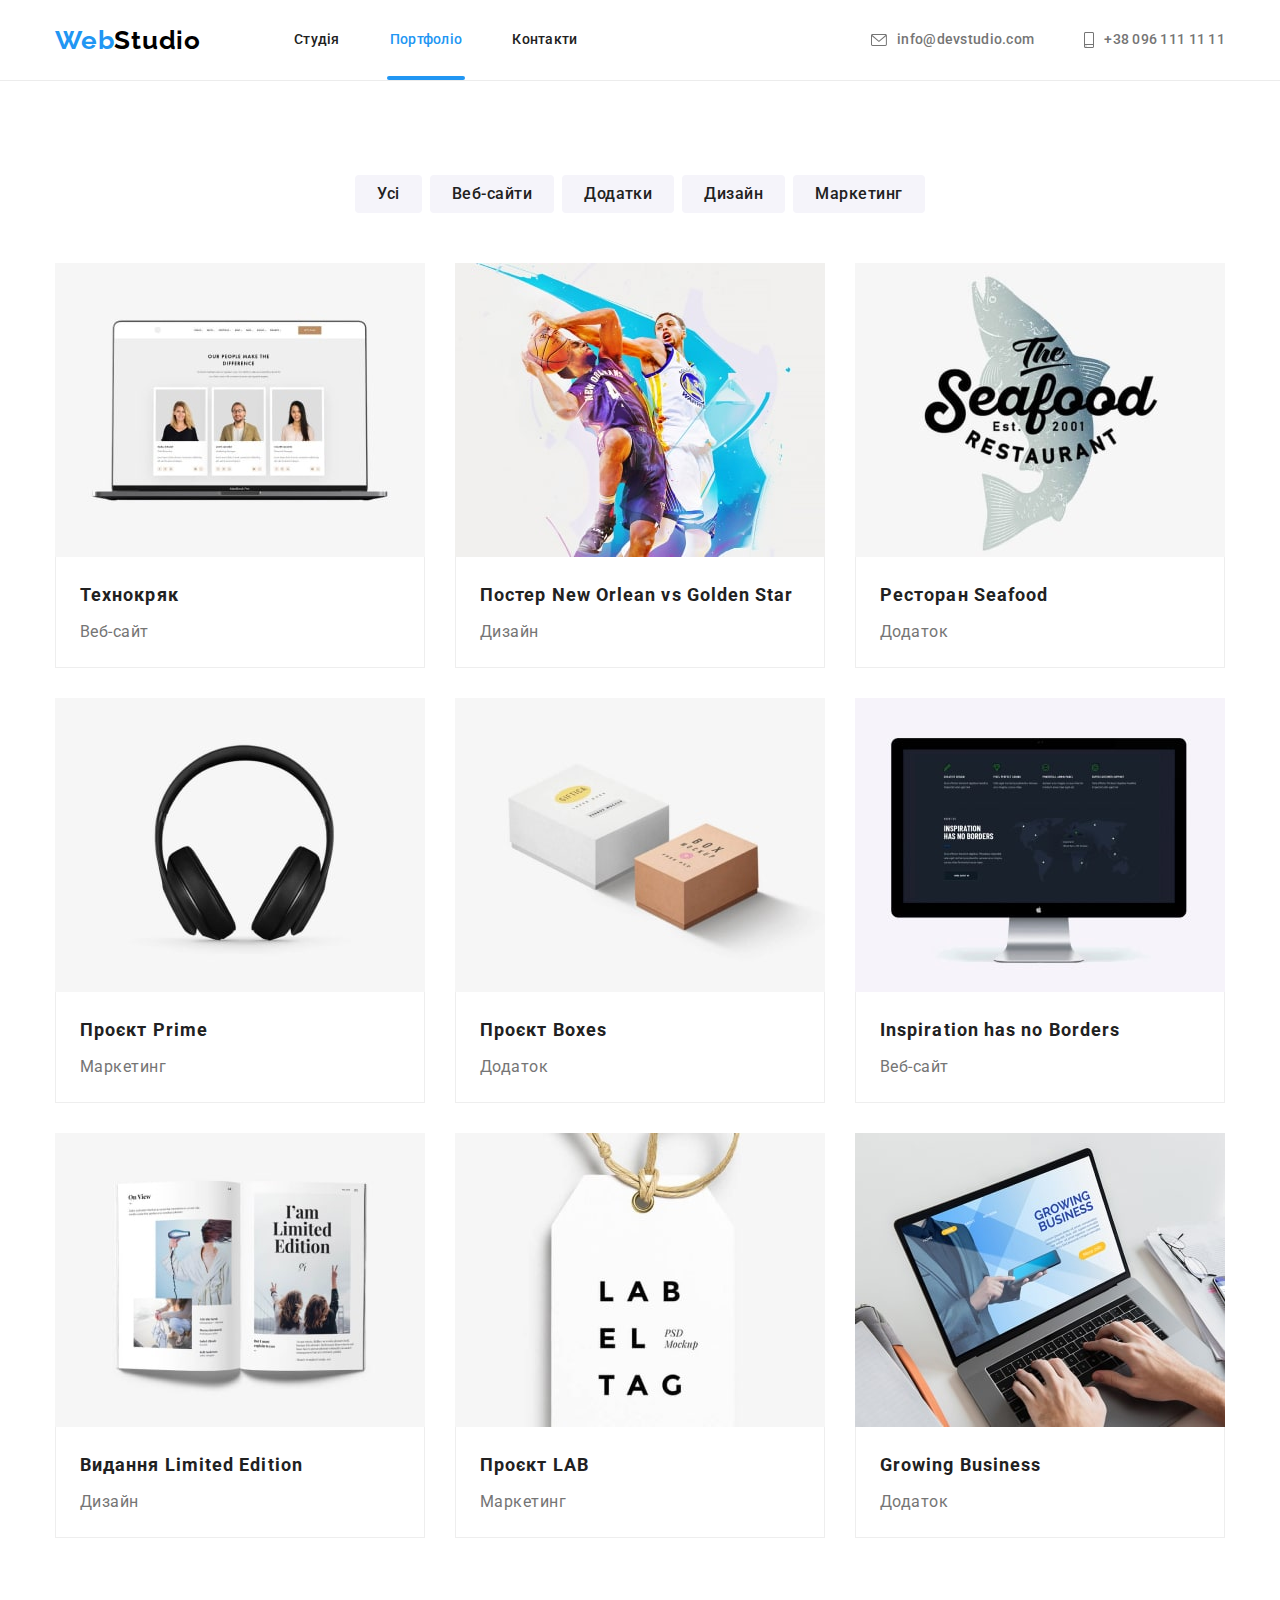
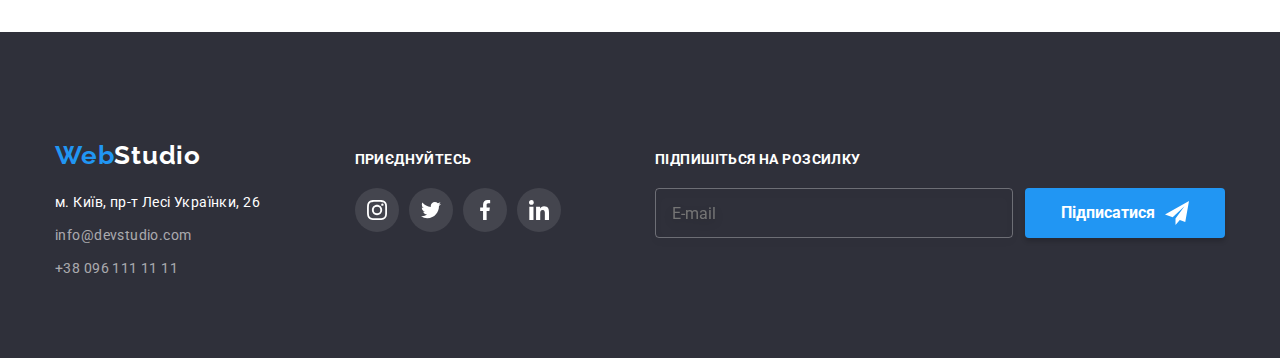
<file: portfolio.html>
<!DOCTYPE html>
<html lang="uk">
  <head>
    <meta charset="UTF-8" />
    <meta http-equiv="X-UA-Compatible" content="IE=edge" />
    <meta name="viewport" content="width=device-width, initial-scale=1.0" />
    <title>portfolio-hw-7</title>

    <!-- Modern normalize -->

    <!-- Modern normalize -->
    <link
      rel="stylesheet"
      href="https://cdnjs.cloudflare.com/ajax/libs/modern-normalize/1.1.0/modern-normalize.css"
      integrity="sha512-Y0MM+V6ymRKN2zStTqzQ227DWhhp4Mzdo6gnlRnuaNCbc+YN/ZH0sBCLTM4M0oSy9c9VKiCvd4Jk44aCLrNS5Q=="
      crossorigin="anonymous"
      referrerpolicy="no-referrer"/>

    <!-- Fonts -->
    <link rel="preconnect" href="https://fonts.googleapis.com" />
    <link rel="preconnect" href="https://fonts.gstatic.com" crossorigin />
    <link
      href="https://fonts.googleapis.com/css2?family=Raleway:wght@700&family=Roboto:wght@400;500;700;900&display=swap"
      rel="stylesheet"/>

    <!-- Custom styles -->
    <link rel="stylesheet" href="./css/main.min.css" />
  </head>
  <body>

<!--HEADER -->

<header class="header">
    <div class="header__container container">
        <nav class="nav">
            <div class="logo__container">
                <a class="logo partner-logo" href="./index.html">Web<span class="logo logo__span">Studio</span></a>
            </div>

            <ul class="nav__list list">

                <li class="nav__item">
                    <a href="./index.html" rel="noopener noreferrer nofollow" class="nav__link">Студія</a>
                </li>

                <li class="nav__item">
                    <a href="./portfolio.html" rel="noopener noreferrer nofollow" class="nav__link nav--bottom-line nav--page-portfolio">Портфоліо</a>
                </li>

                <li class="nav__item">
                    <a href="#" rel="noopener noreferrer nofollow" class="nav__link">Контакти</a>
                </li>

            </ul>   

        </nav>

        <ul class="contact list">

            <li class="contact__item">
                <a href="mailto:info@devstudio.com" class="contact__link">
                    <svg class="contact__icon" width="16" height="12">
                    <use href="./images/icons/icons.svg#icon-envelope"></use></svg>info@devstudio.com</a>
              </li>

              <li class="contact__item">
                <a href="tel:+380961111111" class="contact__link">
                    <svg class="contact__icon" width="10" height="16">
                    <use href="./images/icons/icons.svg#icon-smartphone"></use></svg>+38 096 111 11 11</a>
              </li>
            
        </ul>

    </div>
</header>

<!-- MAIN -->

<main>

   <!-- MENU -->

   <section class="menu menu-portfolio section">
    <div class="container">
    <h1 class="visually-hidden">Наші послуги</h1>
    <ul class="list menu-list">
        <li class="menu-item"><button type="button" class="menu-btn">Усі</button></li>
        <li class="menu-item"><button type="button" class="menu-btn">Веб-сайти</button></li>
        <li class="menu-item"><button type="button" class="menu-btn">Додатки</button></li>
        <li class="menu-item"><button type="button" class="menu-btn">Дизайн</button></li>
        <li class="menu-item"><button type="button" class="menu-btn">Маркетинг</button></li>
    </ul>

    <!-- PORTFOLIO -->
    <ul class="list portfolio card-set">

        <li class="portfolio-list card-set-item">
            <a class="portfolio-link" href="">
              <div class="team-thumb">
                <img src="./images/pic-1.jpg" alt="Веб-сайт" width="370" height="294" class="portfolio-img"/>
                <div class="overlay-portfolio">
                 <p class="overlay-portfolio-text">
                  Ресурс пропонує комплексні пропозиції з різни рівнем функціоналу та сервісів. Все це дозволить відвідувачу отримати
                  вичерпні відомості про компанію чи приватну особу.
                 </p>
                </div>
              </div>

              <div class="portfolio-card">
                <h2 class="portfolio-title">Технокряк</h2>
                <p class="portfolio-text">Веб-сайт</p>
              </div>
            </a>
          </li>

          <li class="portfolio-list card-set-item">
            <a class="portfolio-link" href="">
              <div class="team-thumb">
                <img src="./images/pic-2.jpg" alt="Дизайн" width="370" height="294" class="portfolio-img"/>
                <div class="overlay-portfolio">
                  <p class="overlay-portfolio-text">
                    Ресурс пропонує комплексні пропозиції з різним рівнем функціоналу та сервісів. Все це дозволить відвідувачу
                    отримати вичерпні відомості про компанію чи приватну особу. 
                  </p>
                </div>
              </div>


              <div class="portfolio-card">
                <h2 class="portfolio-title">Постер New Orlean vs Golden Star</h2>
                <p class="portfolio-text">Дизайн</p>
              </div>
            </a>
          </li>
          
        <li class="portfolio-list card-set-item">
            <a class="portfolio-link" href="">
               <div class="team-thumb">
                <img src="./images/pic-3.jpg" alt="Додаток" width="370" height="294" class="portfolio-img"/>
                <div class="overlay-portfolio">
                 <p class="overlay-portfolio-text">
                  Ресурс пропонує комплексні пропозиції з різним рівнем функціоналу та сервісів. Все це дозволить відвідувачу
                  отримати вичерпні відомості про компанію чи приватну особу.
                 </p>   
                </div>
               </div> 

                <div class="portfolio-card">
                  <h2 class="portfolio-title">Ресторан Seafood</h2>
                  <p class="portfolio-text">Додаток</p>
                </div>
              </a>
        </li>

            <li class="portfolio-list card-set-item">
                <a class="portfolio-link" href="">
                    <div class="team-thumb">
                      <img src="./images/pic-4.jpg" alt="Маркетинг" width="370" height="294" class="portfolio-img"/>
                      <div class="overlay-portfolio">
                        <p class="overlay-portfolio-text">
                          Ресурс пропонує комплексні пропозиції з різним рівнем функціоналу та сервісів. Все це дозволить відвідувачу
                          отримати вичерпні відомості про компанію чи приватну особу.
                        </p>
                      </div>
                    </div>


                    <div class="portfolio-card">
                      <h2 class="portfolio-title">Проєкт Prime</h2>
                      <p class="portfolio-text">Маркетинг</p>
                    </div>
                  </a>
            </li>

            <li class="portfolio-list card-set-item">
                <a class="portfolio-link" href="">
                    <div class="team-thumb">
                      <img src="./images/pic-5.jpg" alt="Додаток" width="370" height="294" class="portfolio-img"/>
                      <div class="overlay-portfolio">
                        <p class="overlay-portfolio-text">
                          Ресурс пропонує комплексні пропозиції з рівнем  функціоналу та сервісів. Все це дозволить відвідувачу
                          отримати вичерпні відомості про компанію чи приватну особу.
                        </p>
                      </div>
                    </div>


                    <div class="portfolio-card">
                      <h2 class="portfolio-title">Проєкт Boxes</h2>
                      <p class="portfolio-text">Додаток</p>
                    </div>
                  </a>
            </li>

            <li class="portfolio-list card-set-item">
                <a class="portfolio-link" href="">
                    <div class="team-thumb">
                      <img src="./images/pic-6.jpg" alt="Додаток" width="370" height="294" class="portfolio-img"/>
                      <div class="overlay-portfolio">
                        <p class="overlay-portfolio-text">
                          Ресурс пропонує комплексні пропозиції з рівнем функціоналу та сервісів. Все це дозволить відвідувачу
                          отримати вичерпні відомості про компанію чи приватну особу.
                        </p>
                      </div>
                    </div>


                    <div class="portfolio-card">
                      <h2 lang="en" class="portfolio-title">Inspiration has no Borders</h2>
                      <p class="portfolio-text">Веб-сайт</p>
                    </div>
                  </a>
            </li>

            <li class="portfolio-list card-set-item">
                <a class="portfolio-link" href="">
                    <div class="team-thumb">
                      <img src="./images/pic-7.jpg" alt="Дизайн" width="370" height="294" class="portfolio-img"/>
                    <div class="overlay-portfolio">
                      <p class="overlay-portfolio-text">
                        Ресурс пропонує комплексні пропозиції з рівнем функціоналу та сервісів. Все це дозволить відвідувачу
                        отримати вичерпні відомості про компанію чи приватну особу
                      </p>
                    </div>
                    </div>

                    <div class="portfolio-card">
                      <h2 class="portfolio-title">Видання Limited Edition</h2>
                      <p class="portfolio-text">Дизайн</p>
                    </div>
                  </a>
            </li>

            <li class="portfolio-list card-set-item">
                <a class="portfolio-link" href="">
                    <div class="team-thumb">
                      <img src="./images/pic-8.jpg" alt="Маркетинг" width="370" height="294" class="portfolio-img"/>
                      <div class="overlay-portfolio">
                        <p class="overlay-portfolio-text">
                        Ресурс пропонує комплексні пропозиції з рівнем функціоналу та сервісів. Все це дозволить відвідувачу 
                        отримати вичерпні відомості про компанію чи приватну особу.
                        </p>
                      </div>
                    </div>


                    <div class="portfolio-card">
                      <h2 class="portfolio-title">Проєкт LAB</h2>
                      <p class="portfolio-text">Маркетинг</p>
                    </div>
                  </a>
            </li>

            <li class="portfolio-list card-set-item">
                <a class="portfolio-link" href="">
                    <div class="team-thumb">
                      <img src="./images/pic-9.jpg" alt="Додаток" width="370" height="294" class="portfolio-img"/>
                      <div class="overlay-portfolio">
                        <p class="overlay-portfolio-text">
                          Ресурс пропонує комплексні пропозиції з рівнем функціоналу та сервісів. Все це дозволить відвідувачу отримати вичерпні
                          відомості про компанію чи приватну особу.
                        </p>
                      </div>
                    </div>

                    <div class="portfolio-card">
                      <h2 lang="en" class="portfolio-title">Growing Business</h2>
                      <p class="portfolio-text">Додаток</p>
                    </div>
                  </a>
            </li>

       </ul>

     </div>
   </section>
</main>

<!-- FOOTER -->

<footer class="footer">
    <div class="container footer-container">
      <div class="footer-contacts">
        <a href="./index.html" class="logo">Web<span class="logo-footer">Studio</span></a>
        <address class="footer-adress">

          <ul class="list footer-list">

            <li class="footer-item">
              <a href="https://goo.gl/maps/3n27AXKgrhXGFmmF6" target="_blank" rel="noopener noreferrer nofollow" class="footer-link"
              >м. Київ, пр-т Лесі Українки, 26</a>
            </li>

            <li class="footer-item">
              <a href="mailto:info@devstudio.com" class="footer-contact"
              >info@devstudio.com</a>
            </li>

            <li class="footer-item">
              <a href="tel:+380961111111" class="footer-contact">+38 096 111 11 11</a>
            </li>

          </ul>

        </address>

      </div>

      <div class="footer-socials">
        <p class="footer-text">приєднуйтесь</p>
        <ul class="list socials-list">

          <li>
            <a class="footer-links" href="">
              <svg class="footer-icon" width="20" height="20">
                <use href="./images/icons/icons.svg#icon-instagram"></use>
              </svg>
            </a>
          </li>

          <li>
            <a class="footer-links" href="">
              <svg class="footer-icon" width="20" height="20">
                <use href="./images/icons/icons.svg#icon-twitter"></use>
              </svg>
            </a>
          </li>
          
          <li>
            <a class="footer-links" href="">
              <svg class="footer-icon" width="20" height="20">
                <use href="./images/icons/icons.svg#icon-facebook"></use>
              </svg>
            </a>
          </li>

          <li>
            <a class="footer-links" href="">
              <svg class="footer-icon" width="20" height="20">
                <use href="./images/icons/icons.svg#icon-linkedin"></use>
              </svg>
            </a>
          </li>

        </ul>

      </div>
            <form class="footer" name="footer-form">
              <div class="footer-send-form">
                <p class="footer-text">Підпишіться на розсилку</p>
                <div class="footer-send-blok">
                  <input class="footer-input" type="email" placeholder="E-mail" />
                  <button class="footer-btn-send" type="submit">Підписатися
                    <svg class="footer-btn-send-icon" width="24" height="24">
                      <use href="./images/icons/icons.svg#icon-send"></use></svg>
                  </button>
                </div>
              </div>
            </form>
    </div>

  </footer>
</body>
</html>
</file>
<file: css/main.min.css>
:root{--primary-color: #212121;--secondary-color: #f5f4fa;--accent-color: #e5e5e5;--color-grey: #757575;--common-white: #ffffff;--color-blue: #2196f3;--color-hero: #2f303a;--color-portfolio: #f5f5f5;--main-font: "Roboto", sans-serif;--title-size: 44px;--text-size: 14px;--indent: 30px;--items: 3;--anim: 250ms cubic-bezier(0.4, 0, 0.2, 1)}.visually-hidden{position:absolute;white-space:nowrap;width:1px;height:1px;overflow:hidden;border:0;padding:0;clip:rect(0 0 0 0);-webkit-clip-path:inset(50%);clip-path:inset(50%);margin:-1px}.team,.hero,.clients,.benefits{padding-top:94px;padding-bottom:94px}body{font-family:"Roboto",sans-serif;color:var(--primary-color);background-color:var(--common-white);font-size:var(--text-size)}h1,h2,h3,h4,h5,h6,p{margin:0}.link{text-decoration:none;color:currentColor}.list{list-style:none;margin:0;padding:0}img{display:block}.section{padding-top:94px;padding-bottom:94px}.container{width:1200px;padding-right:15px;padding-left:15px;margin-left:auto;margin-right:auto}.logo{font-family:"Raleway";font-weight:700;font-size:26px;line-height:1.19;letter-spacing:.03em;color:var(--color-blue);text-decoration:none}.logo__container{margin-right:93px}.logo__span{color:#000}.nav{display:-webkit-box;display:-ms-flexbox;display:flex;-webkit-box-align:center;-ms-flex-align:center;align-items:center;margin-right:auto}.nav__list{display:-webkit-box;display:-ms-flexbox;display:flex;gap:50px}.nav__link{display:block;font-weight:500;line-height:1.14;letter-spacing:.02em;color:var(--primary-color);text-decoration:none;padding:32px 0;-webkit-transition-property:color;transition-property:color;-webkit-transition-duration:250ms;transition-duration:250ms;-webkit-transition-timing-function:cubic-bezier(0.4, 0, 0.2, 1);transition-timing-function:cubic-bezier(0.4, 0, 0.2, 1)}.nav__link:hover{color:var(--color-blue)}.nav__link:focus{color:var(--color-blue)}.nav--bottom-line{color:var(--color-blue)}.nav__item{position:relative}.nav--bottom-line::after{content:"";display:block;width:48px;height:4px;background-color:var(--color-blue);border-radius:2px;position:absolute;left:50%;bottom:0;-webkit-transform:translate(-50%);transform:translate(-50%)}.socials{display:-webkit-box;display:-ms-flexbox;display:flex;-webkit-box-pack:center;-ms-flex-pack:center;justify-content:center;-webkit-box-align:center;-ms-flex-align:center;align-items:center;gap:10px}.socials-list{display:-webkit-box;display:-ms-flexbox;display:flex;-webkit-box-pack:center;-ms-flex-pack:center;justify-content:center;-webkit-box-align:center;-ms-flex-align:center;align-items:center;gap:10px}.socials__link{display:-webkit-box;display:-ms-flexbox;display:flex;-webkit-box-pack:center;-ms-flex-pack:center;justify-content:center;-webkit-box-align:center;-ms-flex-align:center;align-items:center;width:44px;height:44px;border-radius:50%;background-color:var(--common-white);-webkit-transition:background-color var(--anim);transition:background-color var(--anim)}.socials__link:hover{background-color:var(--color-blue)}.socials__link:focus{background-color:var(--color-blue)}.socials__icon{fill:#afb1b8;-webkit-transition:fill var(--anim);transition:fill var(--anim)}.socials__link:hover .socials__icon,.socials__link:focus .socials__icon{fill:var(--common-white)}.backdrop{position:fixed;top:0;left:0;z-index:100;display:-webkit-box;display:-ms-flexbox;display:flex;-webkit-box-align:center;-ms-flex-align:center;align-items:center;-webkit-box-pack:center;-ms-flex-pack:center;justify-content:center;width:100%;height:100%;background-color:rgba(0,0,0,.2);-webkit-transition:opacity var(--anim),visibility var(--anim);transition:opacity var(--anim),visibility var(--anim)}.backdrop.is-hidden{opacity:0;visibility:hidden;pointer-events:none}.modal{position:absolute;width:528px;min-height:581px;padding:40px 39px 40px 41px;background-color:#fff;border-radius:4px;-webkit-box-shadow:0px 1px 3px rgba(0,0,0,.12),0px 1px 1px rgba(0,0,0,.14),0px 2px 1px rgba(0,0,0,.2);box-shadow:0px 1px 3px rgba(0,0,0,.12),0px 1px 1px rgba(0,0,0,.14),0px 2px 1px rgba(0,0,0,.2);-webkit-transition:opacity var(--anim),-webkit-transform var(--anim);transition:opacity var(--anim),-webkit-transform var(--anim);transition:transform var(--anim),opacity var(--anim);transition:transform var(--anim),opacity var(--anim),-webkit-transform var(--anim);-webkit-animation-duration:.6s;animation-duration:.6s;-webkit-animation-fill-mode:both;animation-fill-mode:both;-webkit-animation-timing-function:ease-out;animation-timing-function:ease-out}.backdrop.is-hidden .modal{opacity:0;-webkit-transform:translateX(-50%) translateY(-70%);transform:translateX(-50%) translateY(-70%)}.modal-btn{position:absolute;top:8px;right:8px;padding:0;display:-webkit-inline-box;display:-ms-inline-flexbox;display:inline-flex;-webkit-box-align:center;-ms-flex-align:center;align-items:center;-webkit-box-pack:center;-ms-flex-pack:center;justify-content:center;width:30px;height:30px;background-color:rgba(0,0,0,0);border-radius:50%;border:1px solid rgba(0,0,0,.1);cursor:pointer}.modal-icon{fill:#000;-webkit-transition:fill var(--anim);transition:fill var(--anim)}.modal-icon:hover,.modal-icon:focus{fill:var(--color-blue)}.modal-label{display:block;text-align:center;margin-bottom:12px;font-family:"Roboto";font-weight:700;font-size:20px;line-height:1.15;letter-spacing:.03em;color:#212121}.modal-form-label{display:block;margin-bottom:4px;font-family:"Roboto";font-weight:400;font-size:12px;line-height:1.16;letter-spacing:.01em;color:#757575}.modal-form-wrapper{position:relative;margin-bottom:10px}.modal-form-field{padding-left:42px;padding-right:42px;width:100%;height:40px;border:1px solid rgba(33,33,33,.2);border-radius:4px;outline:1px solid rgba(0,0,0,0);outline-offset:-1px;-webkit-transition:border var(--anim);transition:border var(--anim)}.modal-form-field:focus{outline-color:var(--color-blue)}.modal-form-icon{position:absolute;top:50%;left:15px;-webkit-transform:translateY(-50%);transform:translateY(-50%);-webkit-transition:fill var(--anim);transition:fill var(--anim)}.modal-form-field:focus+.modal-form-icon{fill:var(--color-blue)}.modal-form-message{display:block;padding:12px 16px;width:100%;height:120px;resize:none;border-radius:4px;border:1px solid rgba(33,33,33,.2);outline:1px solid rgba(0,0,0,0);outline-offset:-1px;-webkit-transition:outline var(--anim);transition:outline var(--anim)}.modal-form-message:focus{outline-color:var(--color-blue)}.modal-form-btn{padding:10px 52px;border:0;background-color:var(--color-blue);-webkit-box-shadow:0px 4px 4px rgba(0,0,0,.15);box-shadow:0px 4px 4px rgba(0,0,0,.15);border-radius:4px;min-width:200px;min-height:50px;margin-left:auto;margin-right:auto;font-family:"Roboto";font-weight:700;font-size:16px;line-height:1.87;color:var(--common-white);display:-webkit-box;display:-ms-flexbox;display:flex;-webkit-box-align:center;-ms-flex-align:center;align-items:center;text-align:center}.modal-form-group{margin-bottom:20px}.modal-form-agreement{display:-webkit-box;display:-ms-flexbox;display:flex;-webkit-box-pack:center;-ms-flex-pack:center;justify-content:center;-webkit-box-align:center;-ms-flex-align:center;align-items:center;gap:7px;margin-bottom:30px}.modal-form-agreement-desc{font-family:"Roboto";font-weight:400;font-size:14px;line-height:1.71;letter-spacing:.03em;color:#757575}.modal-form-agreement-link{color:var(--color-blue);font-weight:400;font-size:14px;line-height:1.71;letter-spacing:.03em;text-underline-offset:2px}.img-uncheck{opacity:1;-webkit-transition:var(--anim);transition:var(--anim)}.modal-form-checkbox:checked+.modal-form-agreement-icon .img-uncheck{opacity:0}.img-check{opacity:0;-webkit-transition:var(--anim);transition:var(--anim)}.modal-form-checkbox:checked+.modal-form-agreement-icon .img-check{opacity:1}.card-set{display:-webkit-box;display:-ms-flexbox;display:flex;-ms-flex-wrap:wrap;flex-wrap:wrap;gap:var(--indent)}.card-set-item{-ms-flex-preferred-size:calc((100% - var(--indent)*(var(--items) - 1))/(var(--items)));flex-basis:calc((100% - var(--indent)*(var(--items) - 1))/(var(--items)))}.about{padding-top:120px;padding-bottom:120px}.about{padding-top:0}.about__list{display:-webkit-box;display:-ms-flexbox;display:flex;-ms-flex-wrap:wrap;flex-wrap:wrap;gap:var(--indent)}.section-title{margin-bottom:50px;font-size:36px;line-height:1.16;text-align:center;letter-spacing:.03em}.about__item{position:relative}.about__overlay{width:100%;position:absolute;bottom:0;padding-top:27px;padding-bottom:27px;background-color:rgba(47,48,58,.8)}.about__overlay--text{text-transform:uppercase;font-weight:700;font-size:14px;text-align:center;color:var(--common-white)}.about{padding-top:120px;padding-bottom:120px}.about{padding-top:0}.about__list{display:-webkit-box;display:-ms-flexbox;display:flex;-ms-flex-wrap:wrap;flex-wrap:wrap;gap:var(--indent)}.section-title{margin-bottom:50px;font-size:36px;line-height:1.16;text-align:center;letter-spacing:.03em}.about__item{position:relative}.about__overlay{width:100%;position:absolute;bottom:0;padding-top:27px;padding-bottom:27px;background-color:rgba(47,48,58,.8)}.about__overlay--text{text-transform:uppercase;font-weight:700;font-size:14px;text-align:center;color:var(--common-white)}.benefits__list{display:-webkit-box;display:-ms-flexbox;display:flex}.benefits__items:not(:last-child){margin-right:30px}.benefits-icon__container{display:-webkit-box;display:-ms-flexbox;display:flex;background-color:#f5f4fa;border-radius:4px;width:270px;height:120px;-webkit-box-pack:center;-ms-flex-pack:center;justify-content:center;-webkit-box-align:center;-ms-flex-align:center;align-items:center;margin-bottom:30px}.benefits__icon{--color1: #212121;--color2: #2196f3}.benefits__title{font-size:14px;line-height:1.14;letter-spacing:.03em;text-transform:uppercase;color:var(--primary-color);margin-bottom:10px}.benefits__text{line-height:1.71;letter-spacing:.03em;color:var(--color-grey);width:270px}.clients__list{gap:30px}.clients__title{margin-bottom:50px}.clients__icon{fill:#afb1b8}.clients__list{display:-webkit-box;display:-ms-flexbox;display:flex}.clients__link{display:-webkit-box;display:-ms-flexbox;display:flex;border:1px solid #afb1b8;border-radius:4px;width:170px;height:92px;-webkit-box-pack:center;-ms-flex-pack:center;justify-content:center;-webkit-box-align:center;-ms-flex-align:center;align-items:center;-webkit-transition:border var(--anim);transition:border var(--anim)}.clients__icon{-webkit-transition:fill var(--anim);transition:fill var(--anim)}.clients__link:hover .clients__icon,.clients__link:focus .clients__icon{fill:var(--color-blue)}.clients__link:hover{border:1px solid var(--color-blue)}.clients__link:focus{border:1px solid var(--color-blue)}.header{border:1px solid #ececec;border-top:none;border-right:none;border-left:none}.header__container{display:-webkit-box;display:-ms-flexbox;display:flex;-webkit-box-align:center;-ms-flex-align:center;align-items:center}.contact{display:-webkit-box;display:-ms-flexbox;display:flex;gap:50px}.contact__icon{fill:currentColor}.menu-list{display:-webkit-box;display:-ms-flexbox;display:flex;-webkit-box-pack:center;-ms-flex-pack:center;justify-content:center;margin-bottom:50px}.menu-item:not(:last-child){margin-right:8px}.list{list-style:none}.contact__link{display:-webkit-box;display:-ms-flexbox;display:flex;-webkit-box-align:center;-ms-flex-align:center;align-items:center;gap:10px;font-weight:500;line-height:1.14;letter-spacing:.02em;color:var(--color-grey);text-decoration:none;padding:32px 0;-webkit-transition:color var(--anim);transition:color var(--anim)}.contact__link:hover{color:var(--color-blue)}.contact__link:focus{color:var(--color-blue)}.hero{max-width:1600px;margin:0 auto;text-align:center;padding:200px 0;background-color:var(--color-hero);background-image:url(../img/overlay.png),url(../img/fon.jpg);background-repeat:no-repeat;background-position:center;background-size:cover}.hero__title{margin-left:auto;margin-right:auto;margin-bottom:30px;width:696px;font-weight:900;font-size:44px;line-height:1.36;text-align:center;letter-spacing:.06em;text-transform:uppercase;color:var(--common-white)}.hero__btn{padding:10px 32px;border:0;border-radius:4px;min-width:216px;min-height:50px;margin-left:auto;margin-right:auto;font-weight:700;font-size:16px;line-height:1.88;display:-webkit-box;display:-ms-flexbox;display:flex;-webkit-box-align:center;-ms-flex-align:center;align-items:center;text-align:center;letter-spacing:.06em;color:var(--common-white);background-color:var(--color-blue);-webkit-box-shadow:0px 4px 4px rgba(0,0,0,.15);box-shadow:0px 4px 4px rgba(0,0,0,.15);cursor:pointer}.nav--page-portfolio::after{content:"";display:block;width:78px;height:4px;background-color:var(--color-blue);border-radius:2px;position:absolute;left:50%;bottom:0;-webkit-transform:translate(-50%);transform:translate(-50%)}.portfolio-list{background-color:var(--common-white)}.team-thumb{position:relative;overflow:hidden}.overlay-portfolio{position:absolute;top:0;left:0;-webkit-transform:translateY(100%);transform:translateY(100%);width:100%;height:100%;display:-webkit-box;display:-ms-flexbox;display:flex;-webkit-box-align:center;-ms-flex-align:center;align-items:center;background-color:rgba(33,150,243,.9);-webkit-transition:-webkit-transform var(--anim);transition:-webkit-transform var(--anim);transition:transform var(--anim);transition:transform var(--anim), -webkit-transform var(--anim)}.overlay-portfolio-text{padding:63px 24px;font-weight:400;font-size:18px;line-height:1.56;letter-spacing:.03em;color:var(--common-white);text-align:left}.portfolio-list:hover .overlay-portfolio{-webkit-transform:translateY(0);transform:translateY(0)}.portfolio-link{display:block;text-decoration:none;color:var(--primary-color);-webkit-transition:-webkit-box-shadow var(--anim);transition:-webkit-box-shadow var(--anim);transition:box-shadow var(--anim);transition:box-shadow var(--anim), -webkit-box-shadow var(--anim)}.portfolio-link:hover{-webkit-box-shadow:0px 1px 1px rgba(0,0,0,.12),0px 4px 4px rgba(0,0,0,.06),1px 4px 6px rgba(0,0,0,.16);box-shadow:0px 1px 1px rgba(0,0,0,.12),0px 4px 4px rgba(0,0,0,.06),1px 4px 6px rgba(0,0,0,.16)}.portfolio-card{padding:20px 24px;border:1px solid #eee;border-top:none}.portfolio-title{margin-bottom:4px;font-size:18px;line-height:2;letter-spacing:.06em}.portfolio-text{font-size:16px;line-height:1.88;letter-spacing:.03em;color:var(--color-grey)}.team__list{display:-webkit-box;display:-ms-flexbox;display:flex;-ms-flex-wrap:wrap;flex-wrap:wrap;gap:var(--indent)}.team{background:var(--secondary-color)}.team__item{background:var(--common-white);-webkit-box-shadow:0px 1px 3px rgba(0,0,0,.12),0px 1px 1px rgba(0,0,0,.14),0px 2px 1px rgba(0,0,0,.2);box-shadow:0px 1px 3px rgba(0,0,0,.12),0px 1px 1px rgba(0,0,0,.14),0px 2px 1px rgba(0,0,0,.2);border-radius:0px 0px 4px 4px}.team__img{width:270px;height:260px;border-radius:0px}.team__name{margin-bottom:10px;font-weight:500;font-size:16px;line-height:1.18;text-align:center;letter-spacing:.03em}.team__card{padding-top:30px;padding-bottom:30px}.team__content{margin-bottom:16px;font-size:16px;line-height:1.18;text-align:center;letter-spacing:.03em;color:var(--color-grey)}.footer{padding-top:60px;padding-bottom:60px}.footer{background:var(--color-hero)}.logo-footer{color:var(--common-white)}.footer-link{font-style:normal;line-height:1.71;letter-spacing:.03em;color:var(--common-white);text-decoration:none}.footer-item:not(:last-child){margin-bottom:9px}.footer-adress{margin-top:20px}.footer-contact{font-style:normal;line-height:1.71;letter-spacing:.03em;color:rgba(255,255,255,.6);text-decoration:none;-webkit-transition:color var(--anim);transition:color var(--anim)}.footer-contact:hover{color:var(--color-blue)}.footer-contact:focus{color:var(--color-blue)}.menu-btn{padding:6px 22px;border:0;border-radius:4px;font-weight:500;font-size:16px;line-height:1.62;text-align:center;letter-spacing:.03em;color:var(--primary-color);background:var(--secondary-color);cursor:pointer;-webkit-transition:color var(--anim),background-color var(--anim),-webkit-box-shadow var(--anim);transition:color var(--anim),background-color var(--anim),-webkit-box-shadow var(--anim);transition:color var(--anim),background-color var(--anim),box-shadow var(--anim);transition:color var(--anim),background-color var(--anim),box-shadow var(--anim),-webkit-box-shadow var(--anim)}.menu-btn:hover{background-color:var(--color-blue);color:var(--common-white);-webkit-box-shadow:0px 3px 1px rgba(0,0,0,.1),0px 1px 2px rgba(0,0,0,.08),0px 2px 2px rgba(0,0,0,.12);box-shadow:0px 3px 1px rgba(0,0,0,.1),0px 1px 2px rgba(0,0,0,.08),0px 2px 2px rgba(0,0,0,.12)}.menu-btn:focus{background-color:var(--color-blue);color:var(--common-white)}.footer-container{display:-webkit-box;display:-ms-flexbox;display:flex;-webkit-box-align:baseline;-ms-flex-align:baseline;align-items:baseline;-webkit-box-pack:justify;-ms-flex-pack:justify;justify-content:space-between}.footer-text{-webkit-box-align:center;-ms-flex-align:center;align-items:center;margin-bottom:20px;font-weight:700;font-size:14px;line-height:1.14;letter-spacing:.03em;text-transform:uppercase;color:var(--common-white)}.footer-icon{fill:var(--common-white)}.footer-links{display:-webkit-box;display:-ms-flexbox;display:flex;-webkit-box-pack:center;-ms-flex-pack:center;justify-content:center;-webkit-box-align:center;-ms-flex-align:center;align-items:center;width:44px;height:44px;border-radius:50%;background-color:rgba(255,255,255,.1);-webkit-transition:background-color var(--anim);transition:background-color var(--anim)}.footer-links:hover{background-color:var(--color-blue)}.footer-links:focus{background-color:var(--color-blue)}.footer-form{margin:0;width:570px}.footer-btn-send{display:-webkit-inline-box;display:-ms-inline-flexbox;display:inline-flex;-webkit-box-pack:center;-ms-flex-pack:center;justify-content:center;-webkit-box-align:center;-ms-flex-align:center;align-items:center;border:0;gap:10px;background-color:var(--color-blue);-webkit-box-shadow:0px 4px 4px rgba(0,0,0,.15);box-shadow:0px 4px 4px rgba(0,0,0,.15);border-radius:4px;min-width:200px;min-height:50px;margin-left:auto;margin-right:auto;font-family:"Roboto";font-weight:700;font-size:16px;line-height:1.87;color:var(--common-white);display:-webkit-box;display:-ms-flexbox;display:flex;align-items:center;text-align:center;cursor:pointer}.footer-btn-send-icon{fill:var(--common-white)}.footer-input{padding:0;width:358px;height:50px;background-color:rgba(0,0,0,0);border:1px solid rgba(255,255,255,.3);-webkit-filter:drop-shadow(0px 4px 4px rgba(0, 0, 0, 0.15));filter:drop-shadow(0px 4px 4px rgba(0, 0, 0, 0.15));border-radius:4px;font-weight:400;font-size:16px;line-height:1.25;padding-left:16px;margin-right:12px;outline:1px solid rgba(0,0,0,0);outline-offset:-1px;color:var(--common-white)}.footer-send-form{margin:0;padding:0;width:570px}.footer-send-blok{display:-webkit-box;display:-ms-flexbox;display:flex}/*# sourceMappingURL=main.min.css.map */
</file>
